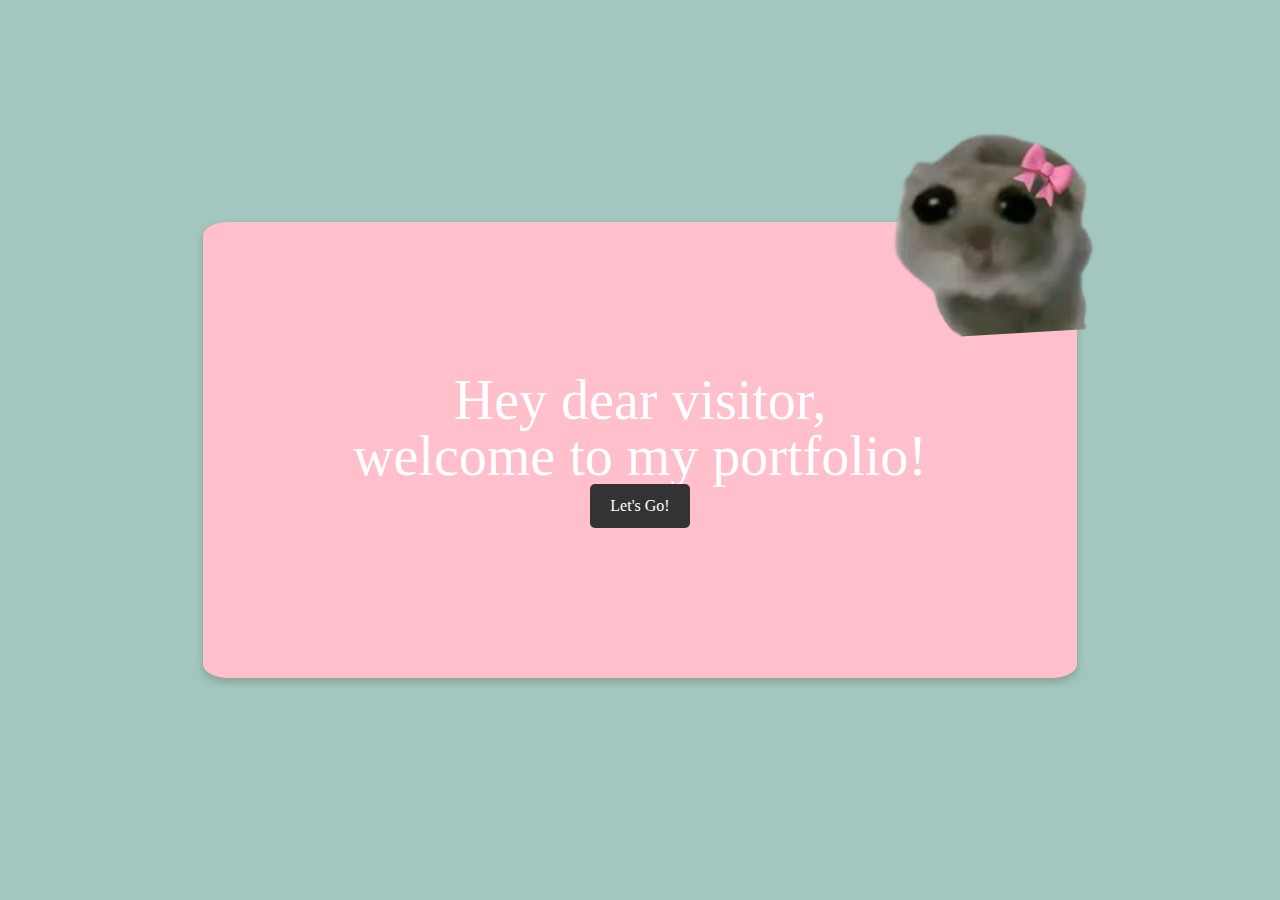
<file: portfolio/index.html>
<!DOCTYPE html>
<html lang="en">
<head>
    <meta charset="UTF-8">
    <meta name="viewport" content="width=device-width, initial-scale=1.0">
    <title>my portfolio </title>
    <!-- Favicon -->
    <link rel="icon" href="images/girly.png" type="image/png" >
     <!-- Bootstrap CDN -->
     <link href="https://cdn.jsdelivr.net/npm/bootstrap@5.3.0-alpha1/dist/css/bootstrap.min.css" rel="stylesheet">
     <link rel="stylesheet" href="css/style.css">
     <!--js-->
     <script src="js/js.js"></script>
</head>
<body>
    <div class="welcome-box">
        <img src="images/girl-mousse.png" alt="3D Image" class="image-3d">
        <h1>Hey dear visitor,<br> welcome to my portfolio!</h1>
        <button onclick="location.href='welcome.html';">Let's Go!</button>
    </div>
</body>
</html>
</file>
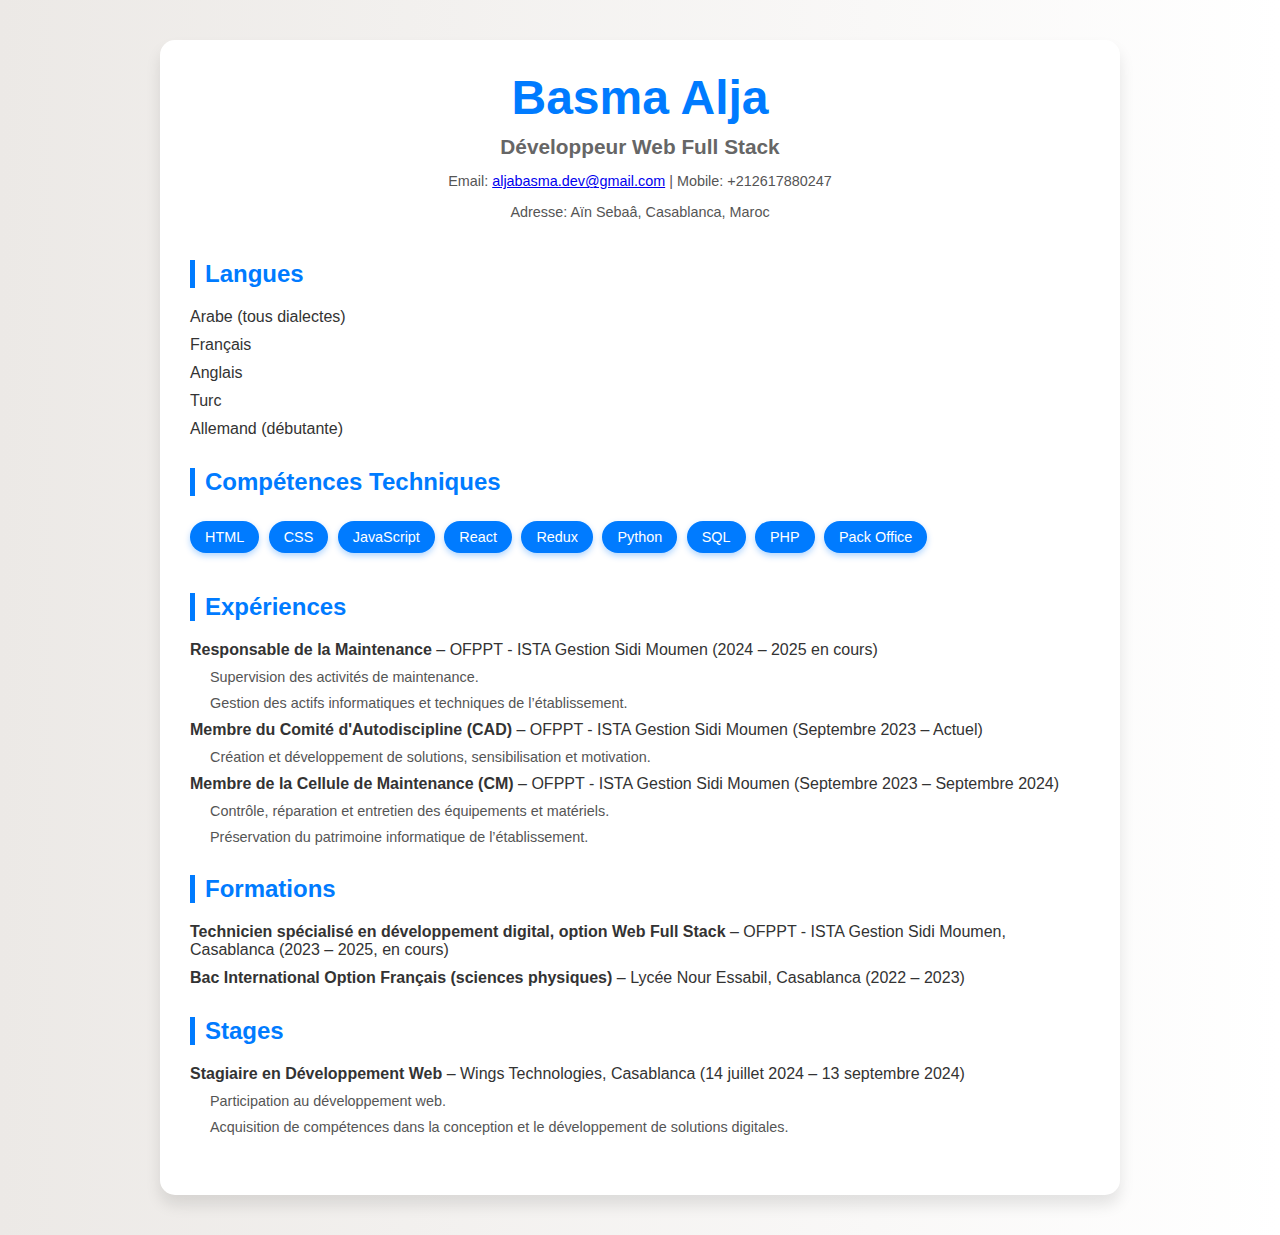
<file: portfolio/cv.html>
<!DOCTYPE html>
<html lang="en">
<head>
    <meta charset="UTF-8">
    <meta name="viewport" content="width=device-width, initial-scale=1.0">
    <title>CV - Basma Alja</title>
    <style>
        body {
            font-family: 'Roboto', sans-serif;
            margin: 0;
            padding: 0;
            background: linear-gradient(to right, #ece9e6, #ffffff);
            color: #333;
        }

        .container {
            max-width: 900px;
            margin: 40px auto;
            background: #ffffff;
            padding: 30px;
            border-radius: 15px;
            box-shadow: 0 10px 15px rgba(0, 0, 0, 0.1);
        }

        h1, h2, h3 {
            color: #007BFF;
        }

        .header {
            text-align: center;
            margin-bottom: 40px;
        }

        .header h1 {
            font-size: 3em;
            margin: 0;
        }

        .header h2 {
            font-size: 1.3em;
            color: #666;
            margin: 10px 0 0;
        }

        .contact-info {
            text-align: center;
            font-size: 0.9em;
            color: #555;
            margin-top: 10px;
        }

        .section {
            margin-bottom: 30px;
        }

        .section h2 {
            border-left: 5px solid #007BFF;
            padding-left: 10px;
            margin-bottom: 20px;
            font-size: 1.5em;
        }

        ul {
            list-style-type: none;
            padding: 0;
        }

        ul li {
            margin-bottom: 10px;
            font-size: 1em;
        }

        ul li strong {
            color: #333;
        }

        .skills span {
            display: inline-block;
            background: #007BFF;
            color: #fff;
            padding: 8px 15px;
            border-radius: 50px;
            font-size: 0.9em;
            margin: 5px 5px 10px 0;
            box-shadow: 0 3px 6px rgba(0, 123, 255, 0.3);
        }

        .section ul ul {
            margin-top: 10px;
            margin-left: 20px;
        }

        .section ul ul li {
            font-size: 0.9em;
            color: #555;
        }
    </style>
</head>
<body>
    <div class="container">
        <div class="header">
            <h1>Basma Alja</h1>
            <h2>Développeur Web Full Stack</h2>
            <div class="contact-info">
                <p>Email: <a href="mailto:aljabasma.dev@gmail.com">aljabasma.dev@gmail.com</a> | Mobile: +212617880247</p>
                <p>Adresse: Aïn Sebaâ, Casablanca, Maroc</p>
            </div>
        </div>

        <div class="section">
            <h2>Langues</h2>
            <ul>
                <li>Arabe (tous dialectes)</li>
                <li>Français</li>
                <li>Anglais</li>
                <li>Turc</li>
                <li>Allemand (débutante)</li>
            </ul>
        </div>

        <div class="section">
            <h2>Compétences Techniques</h2>
            <div class="skills">
                <span>HTML</span>
                <span>CSS</span>
                <span>JavaScript</span>
                <span>React</span>
                <span>Redux</span>
                <span>Python</span>
                <span>SQL</span>
                <span>PHP</span>
                <span>Pack Office</span>
            </div>
        </div>

        <div class="section">
            <h2>Expériences</h2>
            <ul>
                <li><strong>Responsable de la Maintenance</strong> – OFPPT - ISTA Gestion Sidi Moumen (2024 – 2025 en cours)
                    <ul>
                        <li>Supervision des activités de maintenance.</li>
                        <li>Gestion des actifs informatiques et techniques de l’établissement.</li>
                    </ul>
                </li>
                <li><strong>Membre du Comité d'Autodiscipline (CAD)</strong> – OFPPT - ISTA Gestion Sidi Moumen (Septembre 2023 – Actuel)
                    <ul>
                        <li>Création et développement de solutions, sensibilisation et motivation.</li>
                    </ul>
                </li>
                <li><strong>Membre de la Cellule de Maintenance (CM)</strong> – OFPPT - ISTA Gestion Sidi Moumen (Septembre 2023 – Septembre 2024)
                    <ul>
                        <li>Contrôle, réparation et entretien des équipements et matériels.</li>
                        <li>Préservation du patrimoine informatique de l’établissement.</li>
                    </ul>
                </li>
            </ul>
        </div>

        <div class="section">
            <h2>Formations</h2>
            <ul>
                <li><strong>Technicien spécialisé en développement digital, option Web Full Stack</strong> – OFPPT - ISTA Gestion Sidi Moumen, Casablanca (2023 – 2025, en cours)</li>
                <li><strong>Bac International Option Français (sciences physiques)</strong> – Lycée Nour Essabil, Casablanca (2022 – 2023)</li>
            </ul>
        </div>

        <div class="section">
            <h2>Stages</h2>
            <ul>
                <li><strong>Stagiaire en Développement Web</strong> – Wings Technologies, Casablanca (14 juillet 2024 – 13 septembre 2024)
                    <ul>
                        <li>Participation au développement web.</li>
                        <li>Acquisition de compétences dans la conception et le développement de solutions digitales.</li>
                    </ul>
                </li>
            </ul>
        </div>
    </div>
</body>
</html>
</file>
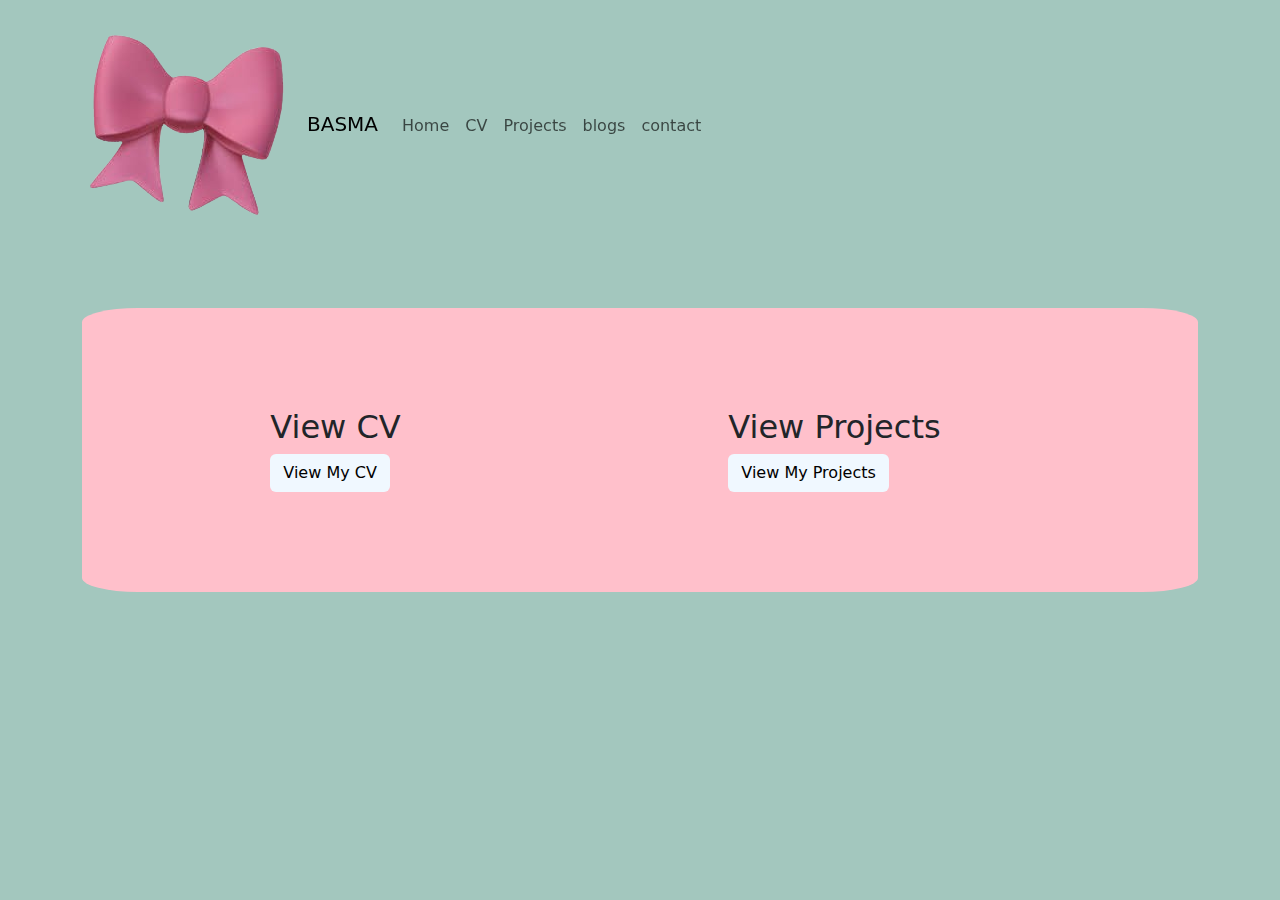
<file: portfolio/welcome.html>
<!DOCTYPE html>
<html lang="en">
<head>
    <meta charset="UTF-8">
    <meta name="viewport" content="width=device-width, initial-scale=1.0">
    <title>my portfolio </title>
    <!-- Favicon -->
    <link rel="icon" href="images/girly.png" type="image/png" >
     <!-- Bootstrap CDN -->
     <link href="https://cdn.jsdelivr.net/npm/bootstrap@5.3.0-alpha1/dist/css/bootstrap.min.css" rel="stylesheet">
     <link rel="stylesheet" href="css/style.css">
     
</head>
<body>
  <nav class="navbar navbar-expand-lg navbar-light fixed-top">
    <div class="container">
      <a class="navbar-brand" href="index.html"> <img src="images/girly.png" alt="">BASMA</a>
      <button class="navbar-toggler" type="button" data-toggle="collapse" data-target="#navbarSupportedContent" aria-controls="navbarSupportedContent"  aria-label="Toggle navigation" onclick="toggleMenu()">
        <span class="navbar-toggler-icon"></span>
      </button>
  
      <div class="collapse navbar-collapse" id="navbarSupportedContent">
        <ul class="navbar-nav ml-auto">
          <li class="nav-item active">
            <a class="nav-link" href="index.html">Home</a>
          </li>
          <li class="nav-item">
            <a class="nav-link" href="cv.html">CV</a>
          </li>
          <li class="nav-item">
            <a class="nav-link" href="projects.html">Projects</a>
          </li>
          <li class="nav-item">
            <a class="nav-link" href="blogs">blogs</a>
          </li>
          <li class="nav-item">
            <a class="nav-link" href="get-in-toutch.html">contact</a>
          </li>
        </ul>
      </div>
    </div>
  </nav>

 
    <div class="container">
        <div class="row justify-content-around">
          <div class="col-4">
            <h2>View CV</h2>
            <button class="btn" location.href='cv.html';>View My CV</button>
          </div>
          <div class="col-4">
            <h2>View Projects</h2>
            <button class="btn" location.href='projects.html';>View My Projects</button>
          </div>
        </div>
    </div>
</body>
</html>
</file>
<file: portfolio/css/style.css>
body {
    margin: 0;
    padding: 0;
    height: 100vh;
    display: flex;
    justify-content: center;
    align-items: center;
    background-color: black;
}

.welcome-box {
    background-color: pink;
    padding: 150px;
    text-align: center;
    border-radius: 3%;
    box-shadow: 0px 4px 8px rgba(0, 0, 0, 0.2);
    position: relative;
}

.image-3d {
    position: absolute;
    top: -190px;
    right: -70px;
    width: 300px;
    height: 300px;
    transform: perspective(700px) rotateY(15deg) rotateX(5deg);
   
    border-radius: 10px;
}


h1 {
    font-family: Georgia, 'Times New Roman', Times, serif; /* Mise à jour de la police */
    color: #333;
    margin-bottom: 20px;
}

button {
    background-color: #333;
    color: white;
    padding: 10px 20px;
    border: none;
    border-radius: 5px;
    cursor: pointer;
    font-family: Georgia, 'Times New Roman', Times, serif; /* Mise à jour de la police */
}


.row{
    background-color: pink;
    padding: 100px; ;
    align-items: center;
    margin-inline:auto ;
    border-radius: 5%;
}
.col{
    background-color: black;
    color: #f0f0f0;
    
    justify-content: center;
    margin-right: 20px;
    height: 200px;
    width: 100px;
    border-radius: 5%;
}
.btn{
    background-color: aliceblue;
    color: black;
}
.btn:hover{
    background-color: pink;
    font-family: Georgia, 'Times New Roman', Times, serif; /* Mise à jour de la police */

}
@import url('https://fonts.googleapis.com/css?family=Abril+Fatface|Oswald:200,400|Playfair+Display:400,400i');

/* Variables */
body {
  margin: 0;
  background: #a3c7be; /* lighten($main, 10%) */
}

a {
  text-decoration: none;
  color: #92BFB1;
}

a:hover {
  background: #92BFB1;
  color: #333333;
}

.sticky {
  position: fixed;
  z-index: 10;
}

.navbar--container {
  top: 15%;
  background: #ffffff;
  height: 220px;
  width: 90px;
  box-shadow: 2px 2px 15px rgba(51, 51, 51, 0.1);
}

.navbar--icon {
  margin-top: 24px;
  margin-left: 49px;
  font-size: 1em;
}

.navbar--icon:hover {
  color: #92BFB1;
  cursor: pointer;
}

.navbar--title {
  margin-left: 27px;
  margin-top: 35px;
}

.navbar--title h4 {
  writing-mode: vertical-rl;
  font-family: 'Oswald', sans-serif;
  letter-spacing: .34em;
  text-transform: uppercase;
  font-size: 0.9em;
}

/* Navigation open */
.nav--open {
  height: 100vh;
  width: 300px;
  background: #ffffff;
  transition: all .4s ease-out;
  opacity: 1;
  box-shadow: 2px 2px 15px rgba(51, 51, 51, 0.1);
}

.nav--open-icon {
  text-align: right;
  padding: 20px;
}

.nav--open-icon i {
  font-size: 1.8em;
  color: #92BFB1;
}

.nav--open-icon i:hover {
  color: #333333;
  cursor: pointer;
}

.nav--open-title {
  font-family: 'Playfair Display', serif;
  font-size: .8em;
  text-transform: uppercase;
  letter-spacing: .2em;
  text-align: center;
  margin-top: 35%;
}

.nav--open-menu {
  height: 100%;
  display: flex;
  flex-direction: column;
  text-align: center;
  margin-top: 30px;
}

.nav--open-menu a {
  font-size: 2em;
  font-weight: 100;
  font-family: 'Playfair Display', serif;
  padding: 15px 0;
}

.close {
  transform: translateX(-300px);
  transition: all .4s ease-out;
  opacity: 0;
}

section {
  height: 100vh;
  width: 100%;
  display: flex;
  align-items: center;
  justify-content: center;
  flex-direction: column;
}

.two {
  background: #91b4a7; /* darken($main, 1%) */
}

.three {
  background: #829b91; /* darken($main, 10%) */
}

h1 {
  font-family: 'Abril Fatface', serif;
  margin: 0;
  line-height: 1em;
  font-weight: 100;
  color: #ffffff;
  font-size: 3.5em;
}

h1 span {
  font-style: italic;
  text-decoration: underline;
  color: #829b91; /* darken($main, 10%) */
}

.light {
  color: #a3c7be; /* lighten($main, 10%) */
}

.underline {
  text-decoration: underline;
}
</file>
